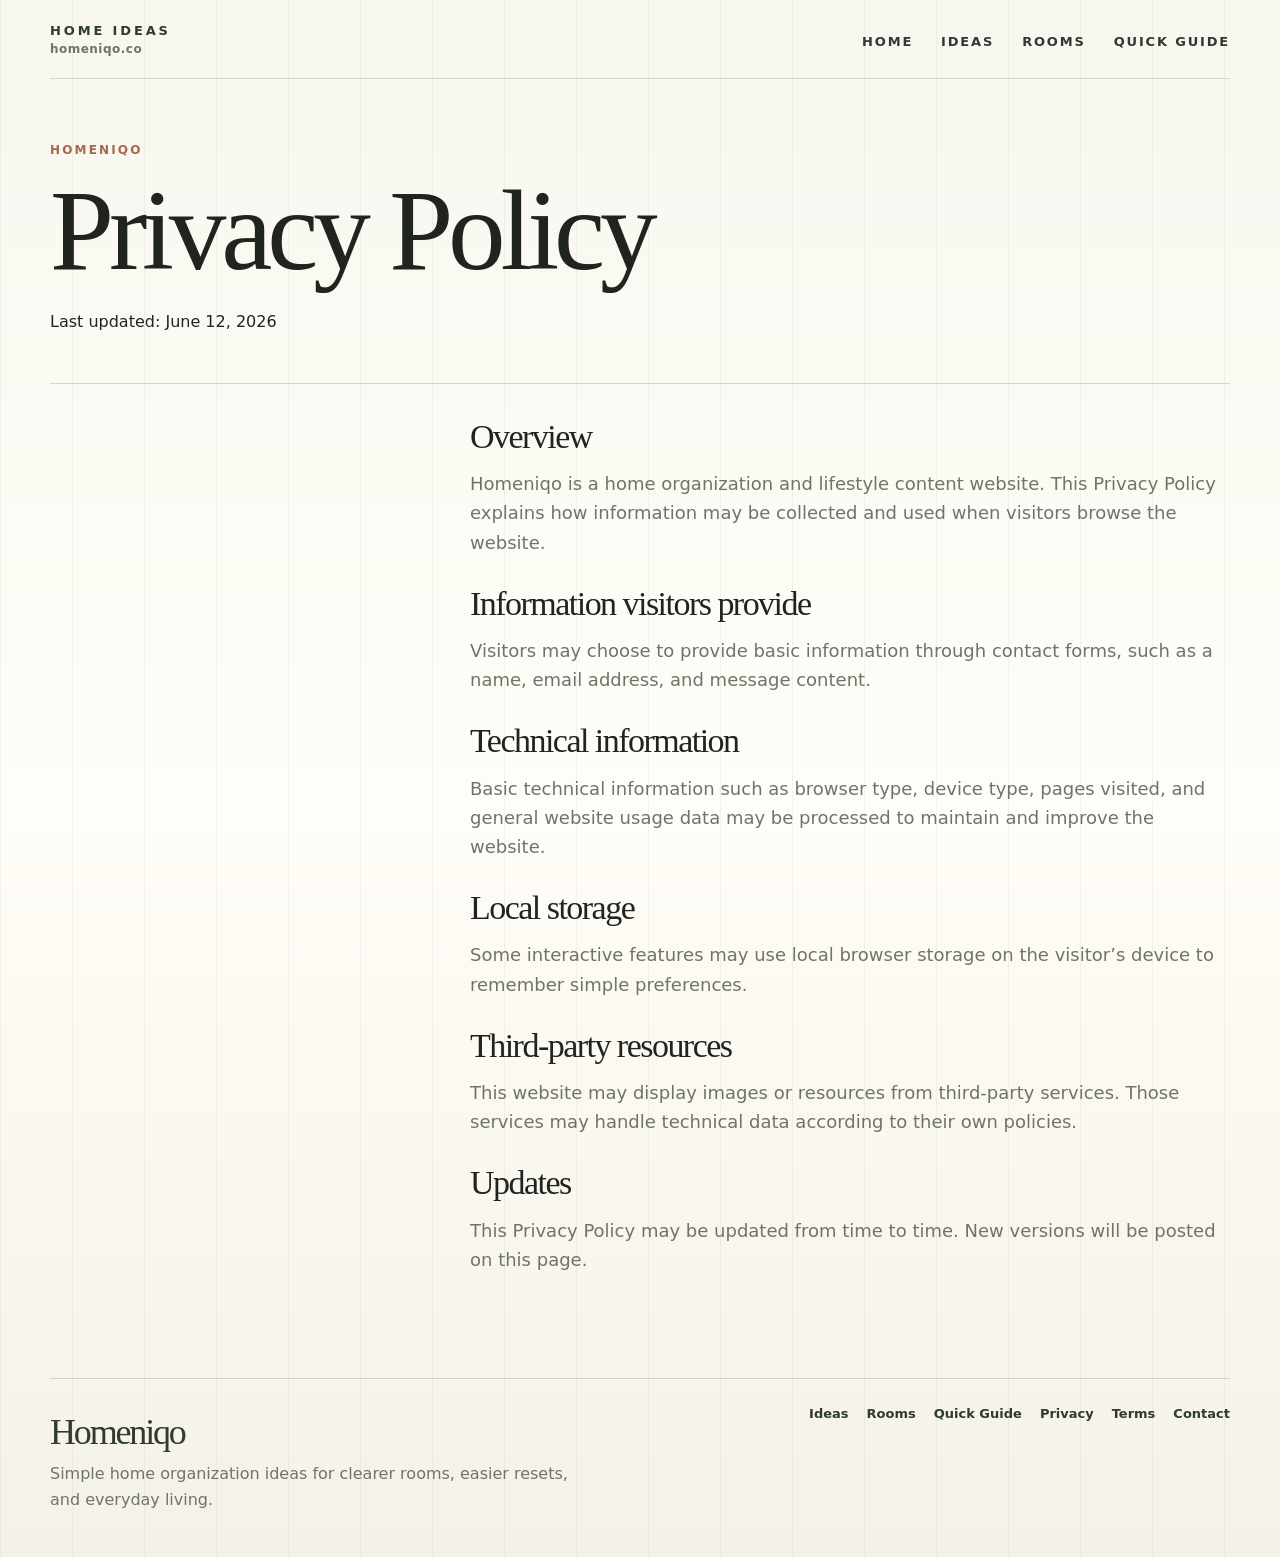
<file: privacy.html>
<!DOCTYPE html>
<html lang="en">
<head>
<meta charset="UTF-8" />
<meta name="viewport" content="width=device-width, initial-scale=1.0" />
<title>Privacy Policy | Homeniqo</title>
<meta name="description" content="Privacy Policy for Homeniqo." />
<link rel="icon" href="favicon.svg" type="image/svg+xml" />
<link rel="stylesheet" href="style.css" />
</head>
<body><header class="site-header">
    <a class="site-label" href="/" aria-label="Homeniqo home">
      <span>Home Ideas</span>
      <small>homeniqo.co</small>
    </a>
    <button class="menu-button" type="button" aria-label="Open navigation">Menu</button>
    <nav class="main-nav">
      <a href="/">Home</a>
      <a href="ideas.html">Ideas</a>
      <a href="rooms.html">Rooms</a>
      <a href="quick-guide.html">Quick Guide</a>
    </nav>
  </header><main class="legal-page"><section class="legal-title"><p class="kicker">Homeniqo</p><h1>Privacy Policy</h1><p>Last updated: June 12, 2026</p></section><section class="legal-copy"><h2>Overview</h2><p>Homeniqo is a home organization and lifestyle content website. This Privacy Policy explains how information may be collected and used when visitors browse the website.</p><h2>Information visitors provide</h2><p>Visitors may choose to provide basic information through contact forms, such as a name, email address, and message content.</p><h2>Technical information</h2><p>Basic technical information such as browser type, device type, pages visited, and general website usage data may be processed to maintain and improve the website.</p><h2>Local storage</h2><p>Some interactive features may use local browser storage on the visitor’s device to remember simple preferences.</p><h2>Third-party resources</h2><p>This website may display images or resources from third-party services. Those services may handle technical data according to their own policies.</p><h2>Updates</h2><p>This Privacy Policy may be updated from time to time. New versions will be posted on this page.</p></section></main><footer class="site-footer">
<div><a class="footer-brand" href="/">Homeniqo</a><p>Simple home organization ideas for clearer rooms, easier resets, and everyday living.</p></div>
<nav><a href="ideas.html">Ideas</a><a href="rooms.html">Rooms</a><a href="quick-guide.html">Quick Guide</a><a href="privacy.html">Privacy</a><a href="terms.html">Terms</a><a href="contact.html">Contact</a></nav>
</footer><script src="script.js"></script></body></html>
</file>
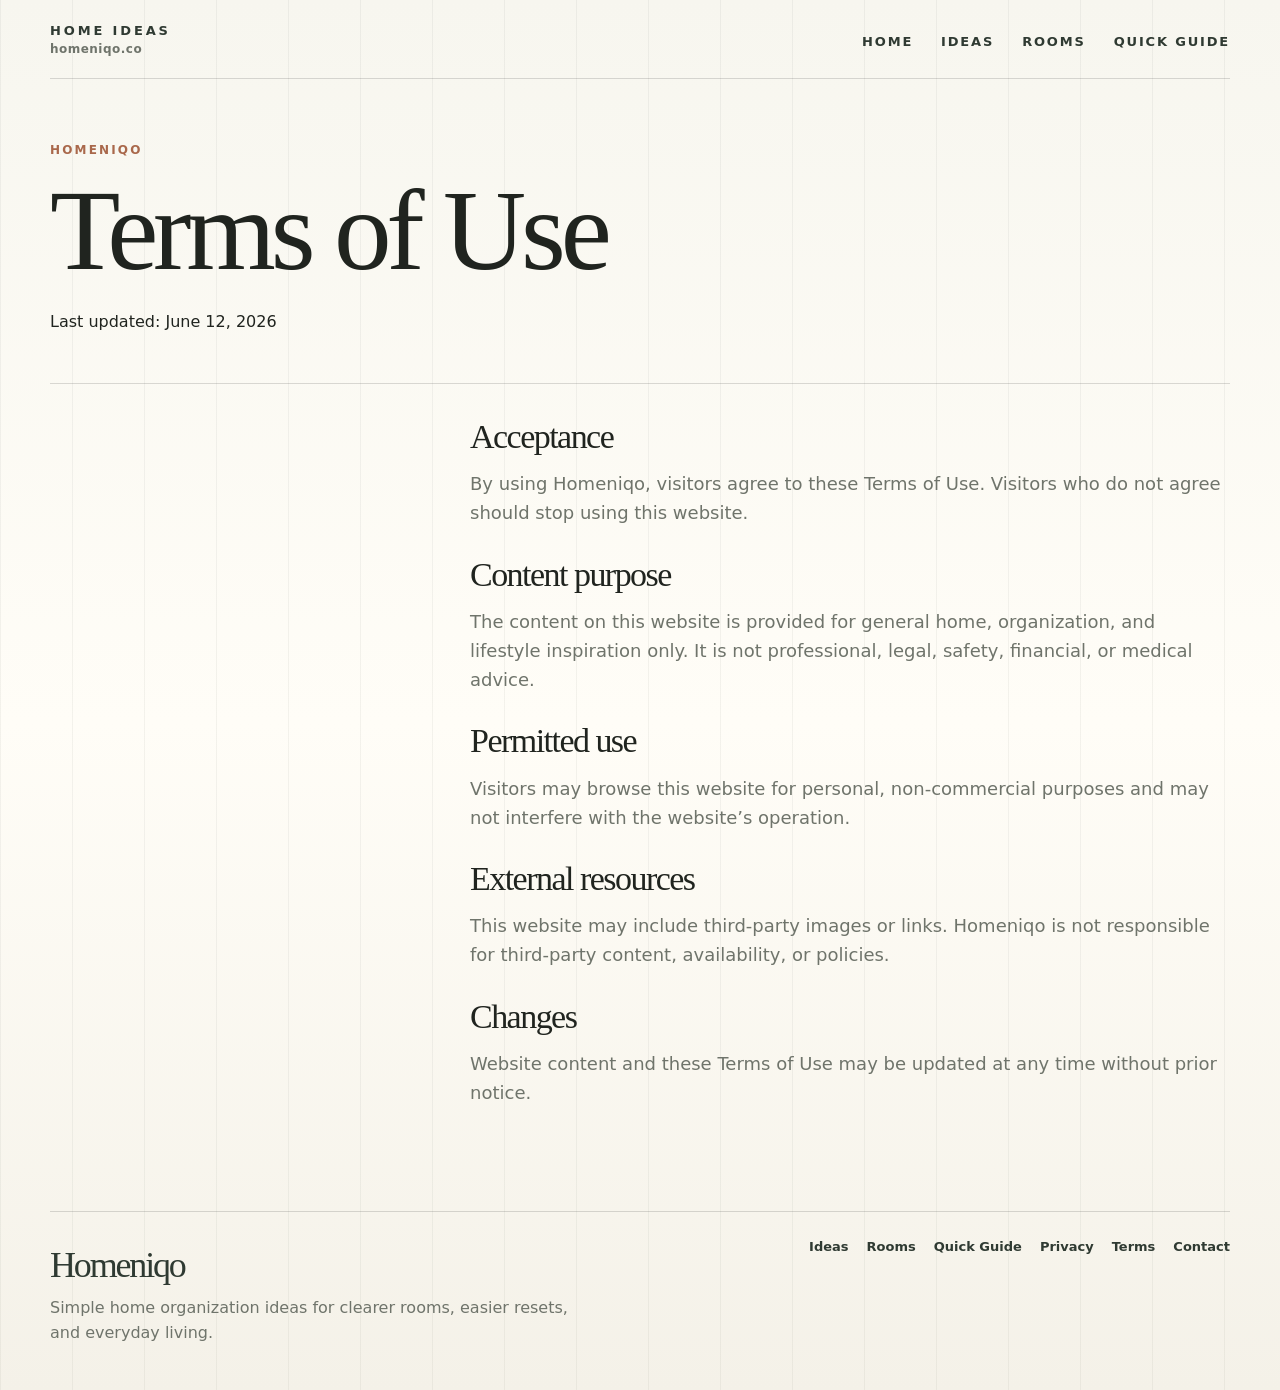
<file: terms.html>
<!DOCTYPE html>
<html lang="en">
<head>
<meta charset="UTF-8" />
<meta name="viewport" content="width=device-width, initial-scale=1.0" />
<title>Terms of Use | Homeniqo</title>
<meta name="description" content="Terms of Use for Homeniqo." />
<link rel="icon" href="favicon.svg" type="image/svg+xml" />
<link rel="stylesheet" href="style.css" />
</head>
<body><header class="site-header">
    <a class="site-label" href="/" aria-label="Homeniqo home">
      <span>Home Ideas</span>
      <small>homeniqo.co</small>
    </a>
    <button class="menu-button" type="button" aria-label="Open navigation">Menu</button>
    <nav class="main-nav">
      <a href="/">Home</a>
      <a href="ideas.html">Ideas</a>
      <a href="rooms.html">Rooms</a>
      <a href="quick-guide.html">Quick Guide</a>
    </nav>
  </header><main class="legal-page"><section class="legal-title"><p class="kicker">Homeniqo</p><h1>Terms of Use</h1><p>Last updated: June 12, 2026</p></section><section class="legal-copy"><h2>Acceptance</h2><p>By using Homeniqo, visitors agree to these Terms of Use. Visitors who do not agree should stop using this website.</p><h2>Content purpose</h2><p>The content on this website is provided for general home, organization, and lifestyle inspiration only. It is not professional, legal, safety, financial, or medical advice.</p><h2>Permitted use</h2><p>Visitors may browse this website for personal, non-commercial purposes and may not interfere with the website’s operation.</p><h2>External resources</h2><p>This website may include third-party images or links. Homeniqo is not responsible for third-party content, availability, or policies.</p><h2>Changes</h2><p>Website content and these Terms of Use may be updated at any time without prior notice.</p></section></main><footer class="site-footer">
<div><a class="footer-brand" href="/">Homeniqo</a><p>Simple home organization ideas for clearer rooms, easier resets, and everyday living.</p></div>
<nav><a href="ideas.html">Ideas</a><a href="rooms.html">Rooms</a><a href="quick-guide.html">Quick Guide</a><a href="privacy.html">Privacy</a><a href="terms.html">Terms</a><a href="contact.html">Contact</a></nav>
</footer><script src="script.js"></script></body></html>
</file>
<file: style.css>
:root{--bg:#f7f6ef;--paper:#fffdf7;--ink:#20241f;--muted:#6f746b;--green:#2f3a32;--clay:#a9684b;--line:rgba(32,36,31,.16);--max:1180px}*{box-sizing:border-box}body{margin:0;background:linear-gradient(90deg,rgba(47,58,50,.055) 1px,transparent 1px),linear-gradient(180deg,#f7f6ef 0%,#fffdf7 52%,#f4f1e8 100%);background-size:72px 72px,auto;color:var(--ink);font-family:Inter,ui-sans-serif,system-ui,-apple-system,BlinkMacSystemFont,"Segoe UI",sans-serif;line-height:1.62}a{color:inherit;text-decoration:none}img{display:block;max-width:100%}h1,h2,h3,p{margin-top:0}h1,h2{font-family:Georgia,"Times New Roman",serif;font-weight:400;line-height:.98;letter-spacing:-.045em}h1{font-size:clamp(56px,9vw,126px);margin-bottom:22px}h2{font-size:clamp(34px,4.7vw,68px);margin-bottom:16px}.site-header,.hero,.statement,.room-focus,.ideas-strip,.quick-reset,.page,.article-page,.legal-page,.contact-page,.site-footer{width:min(var(--max),calc(100% - 38px));margin-left:auto;margin-right:auto}.site-header{padding-top:32px;display:grid;grid-template-columns:1fr auto;gap:22px;align-items:end;border-bottom:1px solid var(--line);padding-bottom:18px}.wordmark{font-family:Georgia,"Times New Roman",serif;font-size:clamp(42px,8vw,96px);line-height:.8;letter-spacing:-.07em;color:var(--green)}.main-nav{display:flex;gap:28px;align-items:center;padding-bottom:2px}.main-nav a{color:var(--green);font-size:13px;font-weight:800;text-transform:uppercase;letter-spacing:.14em;border-bottom:1px solid transparent}.main-nav a:hover{border-bottom-color:var(--green)}.menu-button{display:none;font:inherit;border:0;background:transparent;color:var(--green);text-transform:uppercase;letter-spacing:.14em;font-weight:800;cursor:pointer}.hero{margin-top:64px;display:grid;grid-template-columns:.95fr 1.05fr;gap:clamp(34px,6vw,86px);align-items:end}.hero-text{padding-bottom:32px}.kicker,.section-label{color:var(--clay);text-transform:uppercase;letter-spacing:.18em;font-size:12px;font-weight:900;margin-bottom:14px}.lead,.page-intro p,.guide-hero p,.article header p,.contact-intro p{color:var(--muted);font-size:clamp(18px,2.1vw,23px);max-width:680px}.inline-actions{display:flex;gap:18px;flex-wrap:wrap;margin-top:30px}.inline-actions a,.text-link,.back-link,.article-nav a,.contact-intro a{color:var(--green);font-weight:900;border-bottom:1px solid currentColor}.hero-image{margin:0}.hero-image img{width:100%;height:min(66vw,640px);object-fit:cover}.hero-image figcaption{margin-top:12px;color:var(--muted);font-size:13px}.statement{margin-top:86px;border-top:1px solid var(--line);border-bottom:1px solid var(--line);padding:30px 0}.statement p{font-family:Georgia,"Times New Roman",serif;font-size:clamp(28px,4.2vw,56px);line-height:1.12;letter-spacing:-.035em;max-width:980px;margin-bottom:0;color:var(--green)}.room-focus{margin-top:92px}.room-layout{display:grid;grid-template-columns:230px 1fr;gap:54px;align-items:start}.room-list{display:grid;gap:8px;position:sticky;top:18px}.room-choice{border:0;border-bottom:1px solid var(--line);background:transparent;color:var(--muted);padding:14px 0;text-align:left;font:inherit;font-weight:800;cursor:pointer}.room-choice.active{color:var(--green);padding-left:16px}.room-detail{display:grid;grid-template-columns:minmax(0,.7fr) minmax(280px,1fr);gap:34px;align-items:start}.room-detail p{color:var(--muted);font-size:20px;max-width:480px}.room-detail img{width:100%;height:430px;object-fit:cover}.ideas-strip{margin-top:96px}.idea-columns{border-top:1px solid var(--line)}.idea-link{display:grid;grid-template-columns:170px .75fr 1fr;gap:28px;padding:26px 0;border-bottom:1px solid var(--line);align-items:baseline}.idea-link span,.editorial-list span{color:var(--clay);text-transform:uppercase;letter-spacing:.14em;font-size:12px;font-weight:900}.idea-link strong{font-family:Georgia,"Times New Roman",serif;font-size:clamp(24px,3vw,38px);line-height:1.04;font-weight:400;letter-spacing:-.035em;color:var(--green)}.idea-link em{color:var(--muted);font-style:normal}.quick-reset{margin-top:96px;display:grid;grid-template-columns:.9fr 1.1fr;gap:54px;align-items:start;padding-top:32px;border-top:1px solid var(--line)}.reset-copy p{font-size:clamp(24px,3.2vw,42px);font-family:Georgia,"Times New Roman",serif;line-height:1.1;color:var(--green)}.reset-copy button,.contact-layout button{border:0;background:var(--green);color:#fff;padding:14px 20px;font:inherit;font-weight:900;cursor:pointer}.page,.article-page,.legal-page,.contact-page{margin-top:62px}.page-intro{display:grid;grid-template-columns:1fr .85fr;gap:50px;align-items:end;border-bottom:1px solid var(--line);padding-bottom:38px}.editorial-list{margin-top:34px;display:grid;gap:44px}.editorial-list article{display:grid;grid-template-columns:42% 1fr;gap:38px;align-items:center}.editorial-list article:nth-child(even){grid-template-columns:1fr 42%}.editorial-list article:nth-child(even) img{order:2}.editorial-list img{width:100%;height:360px;object-fit:cover}.editorial-list h2{font-size:clamp(32px,4.6vw,64px);margin-top:12px}.editorial-list p,.room-note p,.steps p,.article-body p,.legal-copy p{color:var(--muted);font-size:18px}.room-notes{margin-top:44px;display:grid;grid-template-columns:repeat(2,1fr);column-gap:48px;row-gap:58px}.room-note img{width:100%;height:340px;object-fit:cover;margin-bottom:18px}.room-note h2{font-size:42px}.guide-hero{display:grid;grid-template-columns:1fr .8fr;gap:48px;border-bottom:1px solid var(--line);padding-bottom:42px;align-items:end}.steps{margin-top:36px;display:grid;gap:28px}.steps div{display:grid;grid-template-columns:90px .8fr 1fr;gap:28px;padding-bottom:26px;border-bottom:1px solid var(--line)}.steps span{font-family:Georgia,"Times New Roman",serif;color:var(--clay);font-size:38px}.steps h2,.article-body h2,.legal-copy h2{font-size:34px}.wide-photo{margin-top:46px}.wide-photo img{width:100%;height:480px;object-fit:cover}.back-link{display:inline-block;margin-bottom:28px}.article{max-width:980px}.article header{border-bottom:1px solid var(--line);padding-bottom:30px}.article-main-image{width:100%;height:520px;object-fit:cover;margin:34px 0}.article-body{max-width:760px;margin-left:auto}.article-body section{padding:26px 0;border-bottom:1px solid var(--line)}.article-nav{max-width:760px;margin:28px 0 0 auto;display:flex;justify-content:space-between;gap:22px}.legal-title{border-bottom:1px solid var(--line);padding-bottom:32px}.legal-copy{max-width:760px;margin:36px 0 0 auto}.legal-copy h2{margin-top:30px}.contact-intro{border-bottom:1px solid var(--line);padding-bottom:38px}.contact-layout{margin-top:38px;display:grid;grid-template-columns:.78fr 1.22fr;gap:48px;align-items:start}.contact-layout form{display:grid;gap:18px}.contact-layout label{color:var(--green);font-weight:900}.contact-layout input,.contact-layout textarea{width:100%;margin-top:8px;border:0;border-bottom:1px solid var(--line);background:transparent;padding:12px 0;font:inherit;color:var(--ink);outline:none}.contact-layout input:focus,.contact-layout textarea:focus{border-bottom-color:var(--green)}.contact-layout img{width:100%;height:520px;object-fit:cover}#formNote{color:var(--muted);margin:0}.site-footer{margin-top:104px;margin-bottom:28px;border-top:1px solid var(--line);padding-top:24px;display:grid;grid-template-columns:1fr auto;gap:34px}.footer-brand{font-family:Georgia,"Times New Roman",serif;font-size:36px;letter-spacing:-.06em;color:var(--green)}.site-footer p{max-width:520px;color:var(--muted)}.site-footer nav{display:grid;grid-auto-flow:column;gap:18px;align-items:start}.site-footer nav a{color:var(--green);font-weight:800;font-size:13px}@media(max-width:980px){.site-header,.hero,.page-intro,.room-layout,.room-detail,.quick-reset,.guide-hero,.steps div,.contact-layout,.site-footer{grid-template-columns:1fr}.main-nav{justify-self:start}.hero-text{padding-bottom:0}.room-list{position:static;display:flex;overflow-x:auto;gap:18px}.room-choice{min-width:max-content}.idea-link{grid-template-columns:1fr;gap:10px}.editorial-list article,.editorial-list article:nth-child(even){grid-template-columns:1fr}.editorial-list article:nth-child(even) img{order:0}.site-footer nav{grid-auto-flow:row;grid-template-columns:repeat(3,1fr)}}@media(max-width:680px){.site-header,.hero,.statement,.room-focus,.ideas-strip,.quick-reset,.page,.article-page,.legal-page,.contact-page,.site-footer{width:min(var(--max),calc(100% - 24px))}.site-header{grid-template-columns:1fr auto;align-items:center;padding-top:24px}.wordmark{font-size:44px}.menu-button{display:block}.main-nav{display:none;grid-column:1/-1;width:100%;gap:0;padding-top:10px}.main-nav.open{display:grid}.main-nav a{padding:13px 0;border-bottom:1px solid var(--line)}.hero{margin-top:44px}h1{font-size:clamp(44px,15vw,72px)}.hero-image img,.room-detail img,.editorial-list img,.room-note img,.article-main-image,.wide-photo img,.contact-layout img{height:320px}.statement{margin-top:60px}.room-focus,.ideas-strip,.quick-reset{margin-top:70px}.room-notes{grid-template-columns:1fr}.article-body,.article-nav,.legal-copy{margin-left:0}.site-footer nav{grid-template-columns:1fr 1fr}}

/* Homeniqo no-logo header refinement */
.site-header {
  padding-top: 24px !important;
  padding-bottom: 18px !important;
  display: grid !important;
  grid-template-columns: auto 1fr !important;
  gap: 26px !important;
  align-items: center !important;
  border-bottom: 1px solid var(--line) !important;
}

.wordmark {
  display: none !important;
}

.site-label {
  display: inline-grid !important;
  gap: 2px !important;
  color: var(--green) !important;
}

.site-label span {
  font-family: Inter, ui-sans-serif, system-ui, -apple-system, BlinkMacSystemFont, "Segoe UI", sans-serif !important;
  font-size: 13px !important;
  text-transform: uppercase !important;
  letter-spacing: .22em !important;
  font-weight: 900 !important;
  line-height: 1.1 !important;
}

.site-label small {
  font-size: 12px !important;
  letter-spacing: .04em !important;
  color: var(--muted) !important;
  font-weight: 600 !important;
}

.main-nav {
  justify-self: end !important;
  display: flex !important;
  gap: 28px !important;
  align-items: center !important;
  padding-bottom: 0 !important;
}

.main-nav a {
  color: var(--green) !important;
  font-size: 13px !important;
  font-weight: 800 !important;
  text-transform: uppercase !important;
  letter-spacing: .14em !important;
  border-bottom: 1px solid transparent !important;
}

.main-nav a:hover {
  border-bottom-color: var(--green) !important;
}

.menu-button {
  display: none;
  font: inherit;
  border: 0;
  background: transparent;
  color: var(--green);
  text-transform: uppercase;
  letter-spacing: .14em;
  font-weight: 800;
  cursor: pointer;
}

.hero {
  margin-top: 58px;
}

.hero-text {
  padding-top: 18px;
}

@media (max-width: 680px) {
  .site-header {
    grid-template-columns: 1fr auto !important;
    width: min(var(--max), calc(100% - 24px)) !important;
  }

  .menu-button {
    display: block !important;
  }

  .main-nav {
    display: none !important;
    grid-column: 1 / -1 !important;
    width: 100% !important;
    justify-self: stretch !important;
    gap: 0 !important;
    padding-top: 10px !important;
    flex-direction: column !important;
    align-items: stretch !important;
  }

  .main-nav.open {
    display: flex !important;
  }

  .main-nav a {
    padding: 13px 0 !important;
    border-bottom: 1px solid var(--line) !important;
  }

  .hero {
    margin-top: 42px;
  }
}


/* PC intro fix for Ideas and Rooms pages */
.page-intro {
  display: block !important;
  max-width: 980px !important;
  padding-bottom: 38px !important;
  border-bottom: 1px solid var(--line) !important;
}

.page-intro h1 {
  max-width: 860px !important;
  font-size: clamp(52px, 7.6vw, 98px) !important;
  line-height: 0.98 !important;
  margin-bottom: 24px !important;
}

.page-intro p:not(.kicker) {
  max-width: 620px !important;
  color: var(--muted) !important;
  font-size: clamp(18px, 1.8vw, 22px) !important;
}

@media (max-width: 680px) {
  .page-intro h1 {
    font-size: clamp(42px, 13vw, 68px) !important;
  }

  .page-intro p:not(.kicker) {
    font-size: 18px !important;
  }
}
</file>
